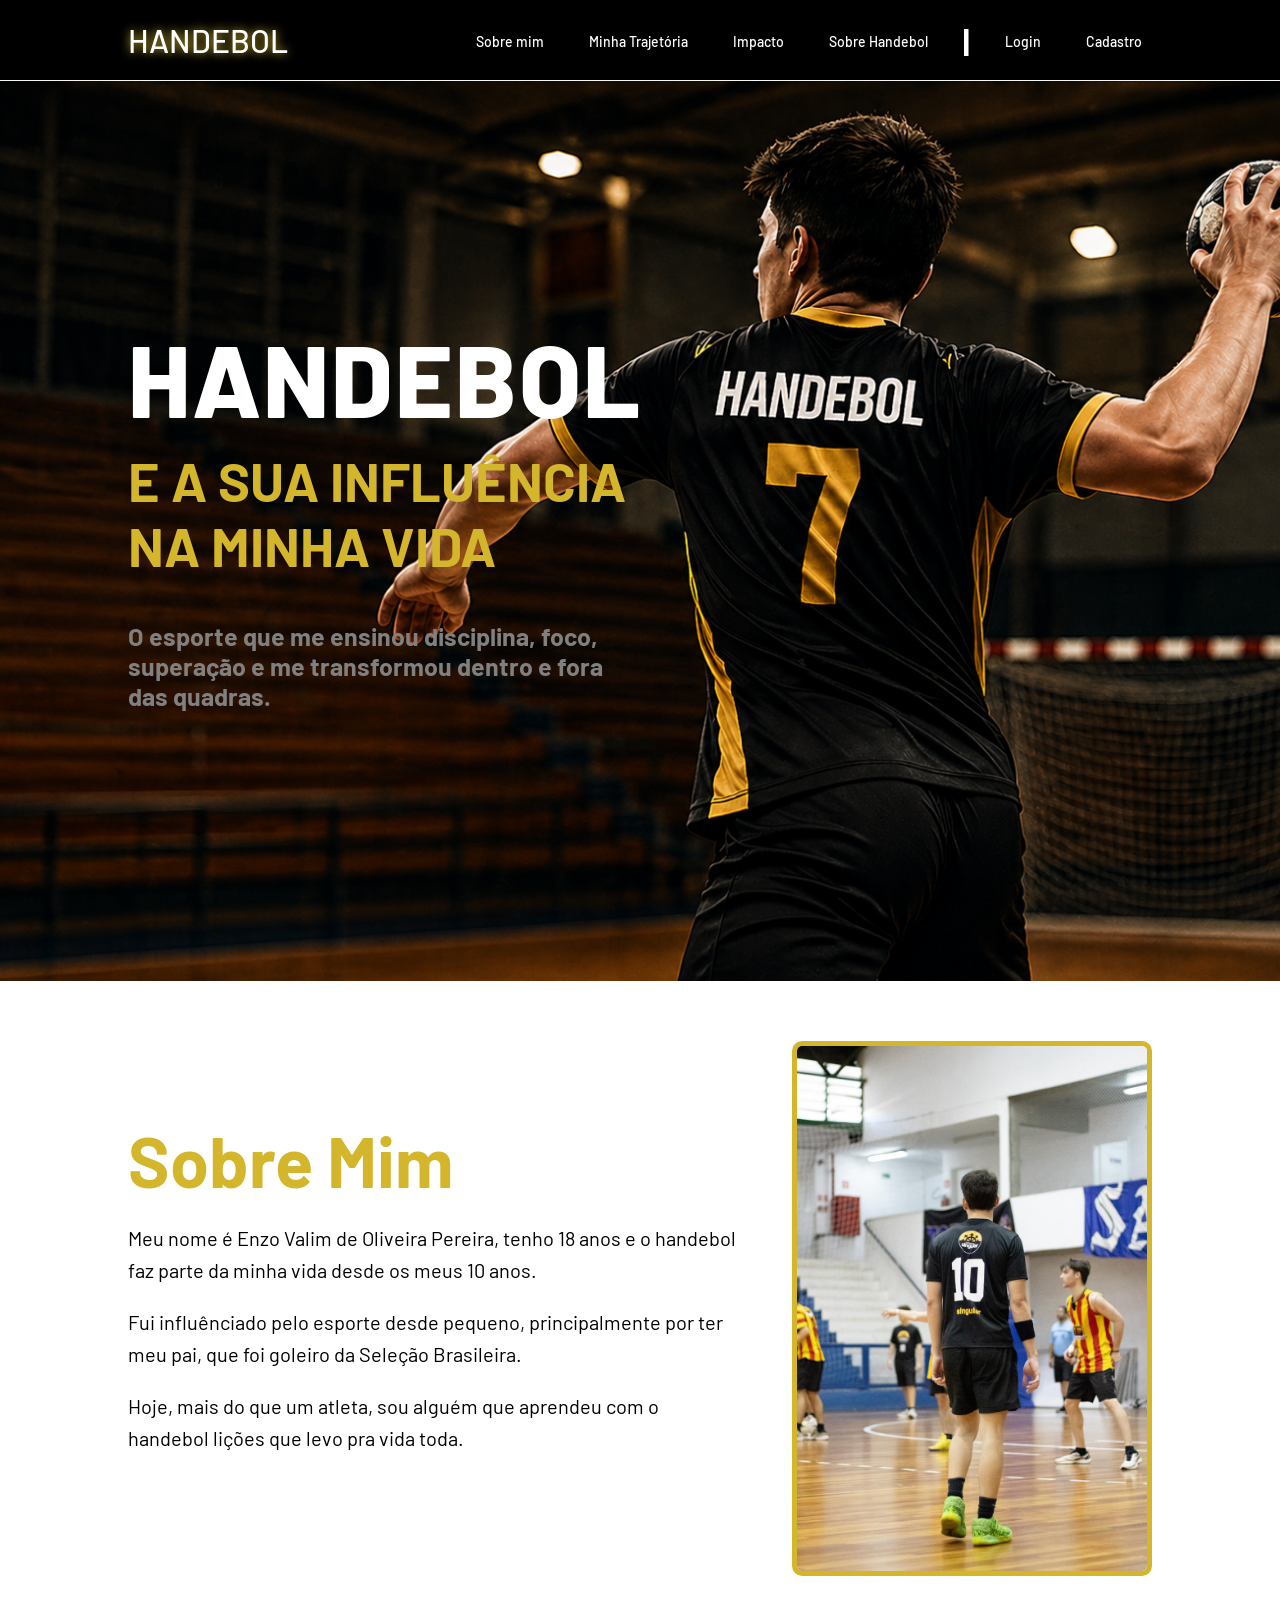
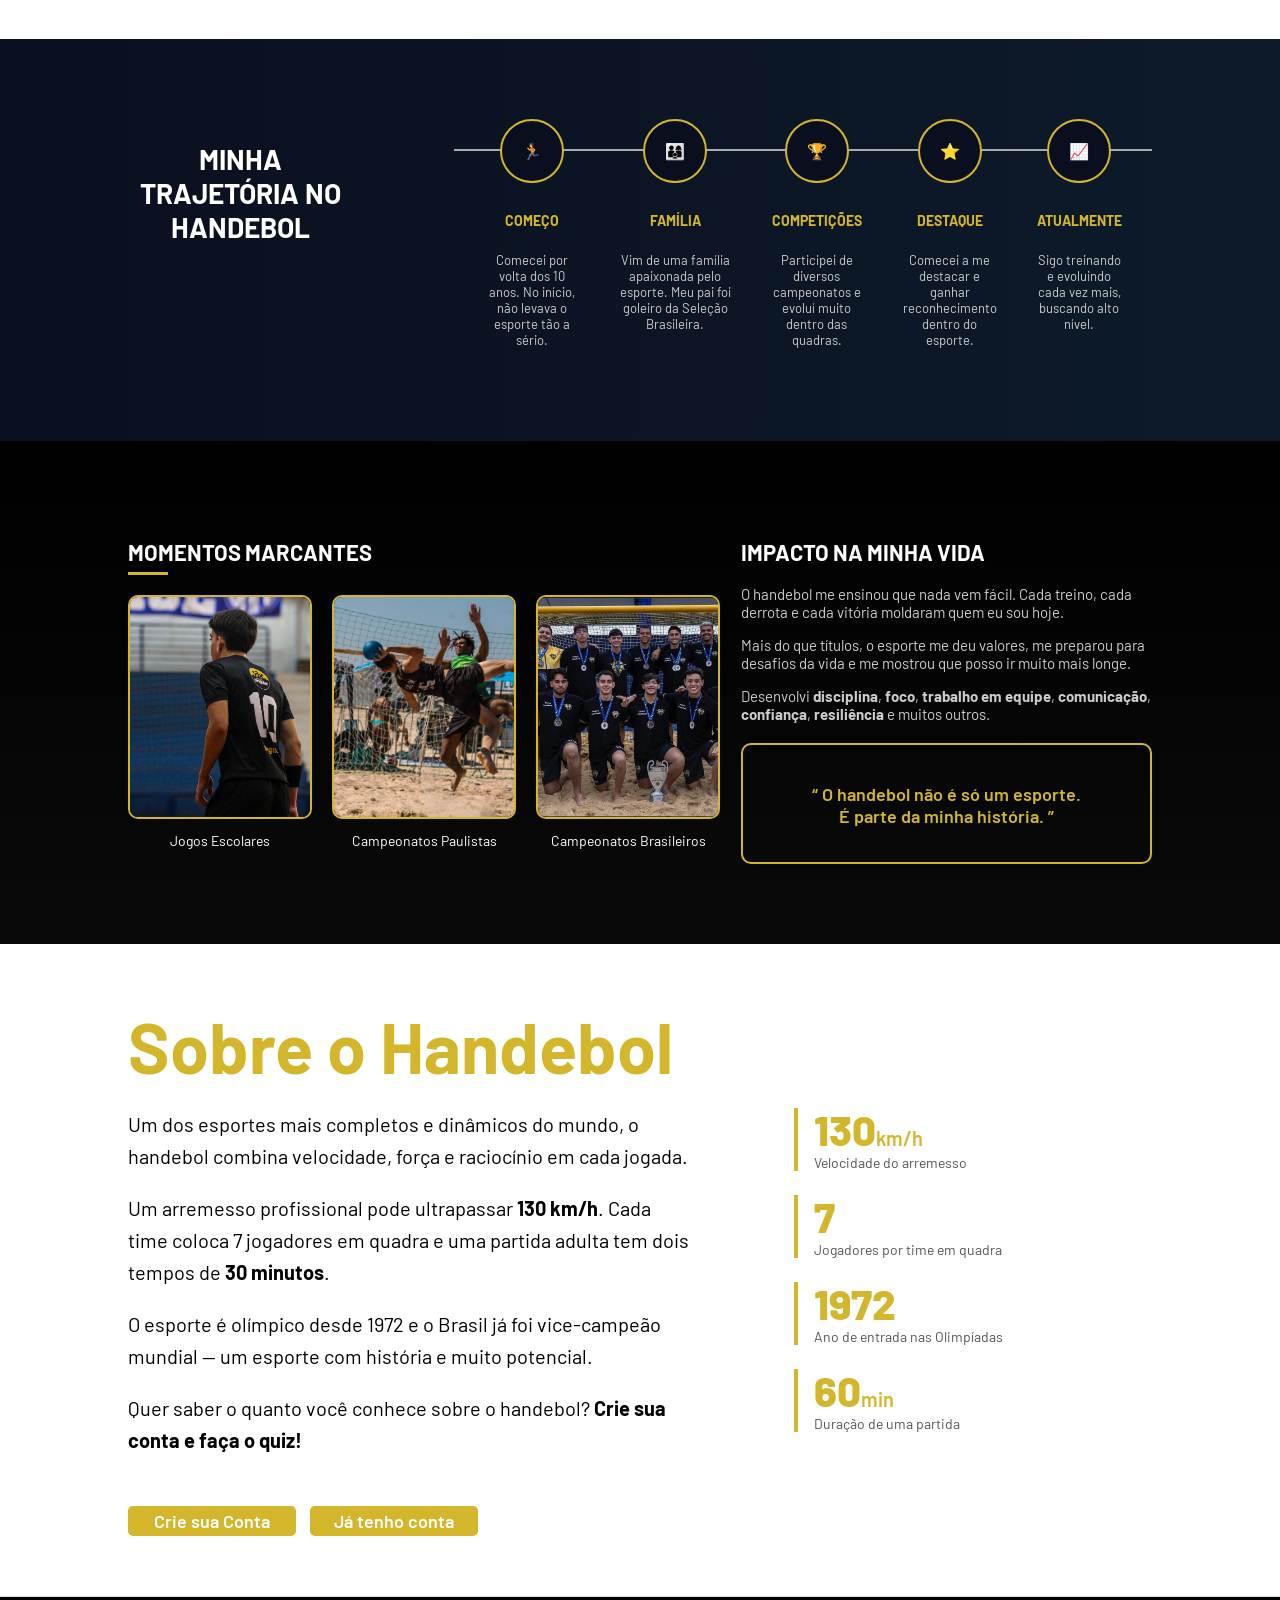
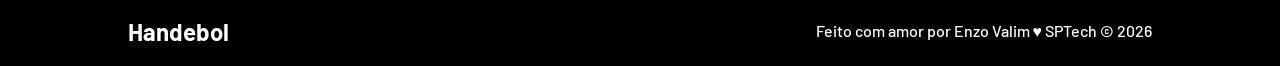
<file: public/index.html>
<!DOCTYPE html>
<html lang="en">

<head>
  <meta charset="UTF-8">
  <meta http-equiv="X-UA-Compatible" content="IE=edge">
  <meta name="viewport" content="width=device-width, initial-scale=1.0">

  <title>Handebol | Página Inicial</title>

  <script src="./js/sessao.js"></script>

  <link rel="stylesheet" href="./css/estilo.css">
  <link rel="icon" href="assets/imgs/fotoInicial.webp" />
  <link rel="preconnect" href="https://fonts.gstatic.com">
</head>

<body>
  <div class="header">
    <div class="container">
      <h1 class="titulo logo-bola">HANDEBOL</h1>
      <ul class="navbar">
        <li>
          <a href="#sobreMim">Sobre mim</a>
        </li>
        <li>
          <a href="#trajetoria">Minha Trajetória</a>
        </li>
        <li>
          <a href="#impacto">Impacto</a>
        </li>
         <li>
          <a href="#saberHandebol">Sobre Handebol</a>
        </li>
        <li>
          <h1>|</h1>
        </li>
        <li>
          <a href="login.html">Login</a>
        </li>
        <li>
          <a href="cadastro.html">Cadastro</a>
        </li>
      </ul>
    </div>
  </div>

  <div class="banner">
    <div class="container">
      <div class="banner-content">
        <h1>HANDEBOL</h1>

        <h2>
          E A SUA INFLUÊNCIA <br>
          NA MINHA VIDA
        </h2>

        <div class="texto">
          <h4>O esporte que me ensinou disciplina, foco, <br>
            superação e me transformou dentro e fora das quadras.</h4>
        </div>
      </div>
    </div>
  </div>


  <section id="sobreMim" class="sobre">
  <div class="container">
    
    <div class="sobre-texto">
      <h1>Sobre Mim</h1>

      <p>
        Meu nome é Enzo Valim de Oliveira Pereira, tenho 18 anos e o handebol faz parte da minha vida desde os meus 10 anos.
      </p>

      <p>
        Fui influênciado pelo esporte desde pequeno, principalmente por ter meu pai, que foi goleiro da Seleção Brasileira.
      </p>

      <p>
        Hoje, mais do que um atleta, sou alguém que aprendeu com o handebol lições que levo pra vida toda.
      </p>

    </div>

    <div class="sobre-img">
      <img src="assets/imgs/euHand.jpeg" alt="euHand">
    </div>

  </div>
</section>



  
  <section id="trajetoria" class="trajetoria">
  <div class="container">

    <h2 class="titulo-trajetoria">MINHA TRAJETÓRIA NO<br>HANDEBOL</h2>

    <div class="etapas">

      <div class="etapa">
        <div class="icone">🏃</div>
        <h3>COMEÇO</h3>
        <p>Comecei por volta dos 10 anos. No início, não levava o esporte tão a sério.</p>
      </div>

      <div class="etapa">
        <div class="icone">👨‍👩‍👦</div>
        <h3>FAMÍLIA</h3>
        <p>Vim de uma família apaixonada pelo esporte. Meu pai foi goleiro da Seleção Brasileira.</p>
      </div>

      <div class="etapa">
        <div class="icone">🏆</div>
        <h3>COMPETIÇÕES</h3>
        <p>Participei de diversos campeonatos e evoluí muito dentro das quadras.</p>
      </div>

      <div class="etapa">
        <div class="icone">⭐</div>
        <h3>DESTAQUE</h3>
        <p>Comecei a me destacar e ganhar reconhecimento dentro do esporte.</p>
      </div>

      <div class="etapa">
        <div class="icone">📈</div>
        <h3>ATUALMENTE</h3>
        <p>Sigo treinando e evoluindo cada vez mais, buscando alto nível.</p>
      </div>

    </div>

  </div>
</section>

<section id="impacto" class="momentos">

  <div class="container momentos-container">

    
    <div class="momentos-left">
      <h2>MOMENTOS MARCANTES</h2>

      <div class="cards">

        <div class="card-momento">
          <img src="assets/imgs/euEscolares.jpeg">
          <p>Jogos Escolares</p>
        </div>

        <div class="card-momento">
          <img src="assets/imgs/euBeach.jpeg">
          <p>Campeonatos Paulistas</p>
        </div>

        <div class="card-momento">
          <img src="assets/imgs/euBRA.jpeg ">
          <p>Campeonatos Brasileiros</p>
        </div>

      </div>
    </div>

    <div class="momentos-right">
      <h2>IMPACTO NA MINHA VIDA</h2>

      <p>
        O handebol me ensinou que nada vem fácil. Cada treino, cada derrota e cada vitória moldaram quem eu sou hoje.
      </p>

      <p>
        Mais do que títulos, o esporte me deu valores, me preparou para desafios da vida e me mostrou que posso ir muito mais longe.
      </p>

      <p>
        Desenvolvi <b>disciplina</b>, <b>foco</b>, <b>trabalho em equipe</b>, <b>comunicação</b>, <b>confiança</b>, <b>resiliência</b> e muitos outros.
      </p>

      <div class="destaque">
        <p>“ O handebol não é só um esporte. <br> É parte da minha história. ”</p>
      </div>
    </div>

  </div>

</section>

<section id="saberHandebol" class="saber-handebol">
  <div class="container saber-container">
 
    <div class="saber-texto">
      <h1>Sobre o Handebol</h1>
 
      <p>Um dos esportes mais completos e dinâmicos do mundo, o handebol combina velocidade, força e raciocínio em cada jogada.</p>
 
      <p>Um arremesso profissional pode ultrapassar <strong>130 km/h</strong>. Cada time coloca 7 jogadores em quadra e uma partida adulta tem dois tempos de <strong>30 minutos</strong>.</p>
 
      <p>O esporte é olímpico desde 1972 e o Brasil já foi vice-campeão mundial — um esporte com história e muito potencial.</p>
 
      <p>Quer saber o quanto você conhece sobre o handebol? <strong>Crie sua conta e faça o quiz!</strong></p>
 
      <div class="saber-botoes">
        <a href="cadastro.html" class="botao saber-btn-principal">Crie sua Conta</a>
        <a href="login.html" class="botao saber-btn-secundario">Já tenho conta</a>
      </div>
    </div>
 
    <div class="saber-fatos">
      <div class="fato-item">
        <span class="fato-numero">130<small>km/h</small></span>
        <span class="fato-label">Velocidade do arremesso</span>
      </div>
      <div class="fato-item">
        <span class="fato-numero">7</span>
        <span class="fato-label">Jogadores por time em quadra</span>
      </div>
      <div class="fato-item">
        <span class="fato-numero">1972</span>
        <span class="fato-label">Ano de entrada nas Olimpíadas</span>
      </div>
      <div class="fato-item">
        <span class="fato-numero">60<small>min</small></span>
        <span class="fato-label">Duração de uma partida</span>
      </div>
    </div>
 
  </div>
</section>


<div class="footer-clean">
  <div class="container">

    <div class="footer-left">
      <h2>Handebol</h2>
    </div>

    <div class="footer-right">
      <p>Feito com amor por Enzo Valim &hearts; SPTech &copy; 2026</p>
    </div>

  </div>
</div>
</html>
</file>
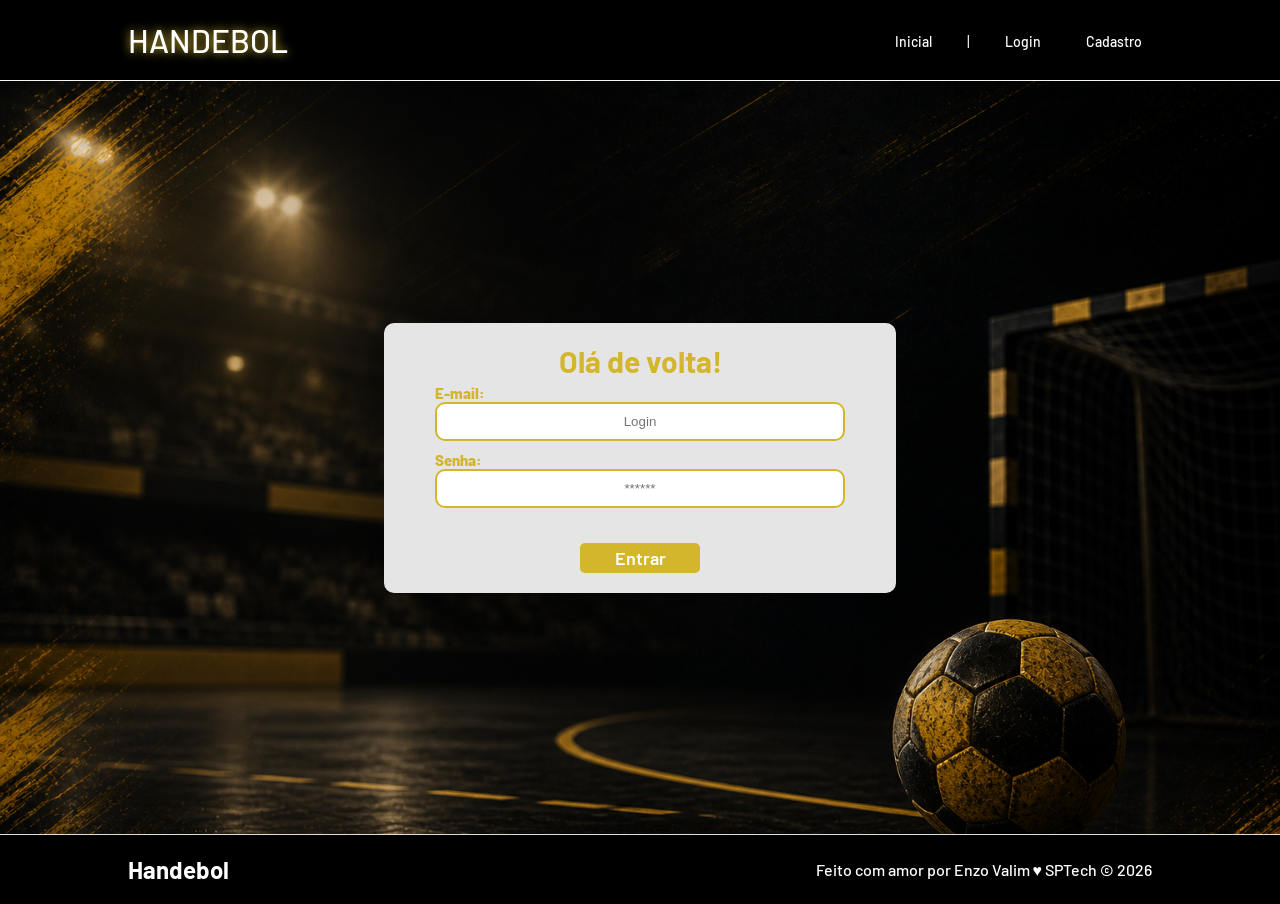
<file: public/login.html>
<!DOCTYPE html>
<html lang="pt-br">

<head>
    <meta charset="UTF-8">
    <meta http-equiv="X-UA-Compatible" content="IE=edge">
    <meta name="viewport" content="width=device-width, initial-scale=1.0">

    <title>Handebol | Login</title>

    <script src="./js/sessao.js"></script>

    <link rel="stylesheet" href="./css/estilo.css">
    <link rel="icon" href="assets/imgs/fotoInicial.webp">
    <link rel="preconnect" href="https://fonts.gstatic.com">
</head>

<body>

    <!--Header-->
    <div class="header">
        <div class="container"><a href="index.html">
            <h1 class="titulo logo-bola">HANDEBOL</h1></a>
            <ul class="navbar">
                <li>
                    <a href="index.html">Inicial</a>
                </li>
                <li>|</li>
                <li class="agora">
                    <a href="#">Login</a>
                </li>
                <li>
                    <a href="cadastro.html">Cadastro</a>
                </li>
            </ul>
        </div>
    </div>

    <div class="login">
        <div class="container">
            <div class="card card-login">
                <h2>Olá de volta!</h2>
                <div class="formulario">
                    <div class="campo">
                        <span>E-mail:</span>
                        <input id="email_input" type="text" placeholder="Login">
                    </div>
                    <div class="campo">
                        <span>Senha:</span>
                        <input id="senha_input" type="password" placeholder="******">
                    </div>
                    <div class="formulario">
                        <div class="campo" id="cardErro">
                            <span id="mensagem_erro"></span>
                        </div>
                    </div>
                    <button class="botao" onclick="entrar()">Entrar</button>
                </div>

                <div id="div_aguardar" class="loading-div">
                    <img src="./assets/circle-loading.gif" id="loading-gif">
                </div>

                <div id="div_erros_login"></div>
            </div>
        </div>
    </div>

    <!--footer inicio-->
    <div class="footer-clean">
  <div class="container">

    <div class="footer-left">
      <h2>Handebol</h2>
    </div>

    <div class="footer-right">
      <p>Feito com amor por Enzo Valim &hearts; SPTech &copy; 2026</p>
    </div>

  </div>
</div>
    </div>
    <!--footer fim-->

</body>

</html>

<script>

    var tentativas = [];

    function entrar() {
        aguardar();

        tentativas.push(email_input.value);

        for (let i = 0; i < tentativas.length; i++) {
            console.log(`${tentativas[i]}`);
        }

        var emailVar = email_input.value;
        var senhaVar = senha_input.value;

        if (emailVar == "" || senhaVar == "") {
            cardErro.style.display = "block"
            mensagem_erro.innerHTML = "(Mensagem de erro para todos os campos em branco)";
            finalizarAguardar();
            return false;
        } else {
            setInterval(sumirMensagem, 5000)
        }

        console.log("FORM LOGIN: ", emailVar);
        console.log("FORM SENHA: ", senhaVar);

        fetch("/usuarios/autenticar", {
            method: "POST",
            headers: {
                "Content-Type": "application/json"
            },
            body: JSON.stringify({
                emailServer: emailVar,
                senhaServer: senhaVar
            })
        }).then(function (resposta) {
            console.log("ESTOU NO THEN DO entrar()!")

            if (resposta.ok) {
                console.log(resposta);

                resposta.json().then(json => {
                    console.log(json);
                    console.log(JSON.stringify(json));
                    sessionStorage.EMAIL_USUARIO = json.email;
                    sessionStorage.NOME_USUARIO = json.nome;
                    sessionStorage.ID_USUARIO = json.id;

                    setTimeout(function () {
                        window.location.href = "./dashboard/cards.html";
                    }, 1000);
                });

            } else {
                console.log("Houve um erro ao tentar realizar o login!");
                resposta.text().then(texto => {
                    console.error(texto);
                    finalizarAguardar(texto);
                });
            }

        }).catch(function (erro) {
            console.log(erro);
        })

        return false;
    }

    function sumirMensagem() {
        cardErro.style.display = "none"
    }

</script>
</file>
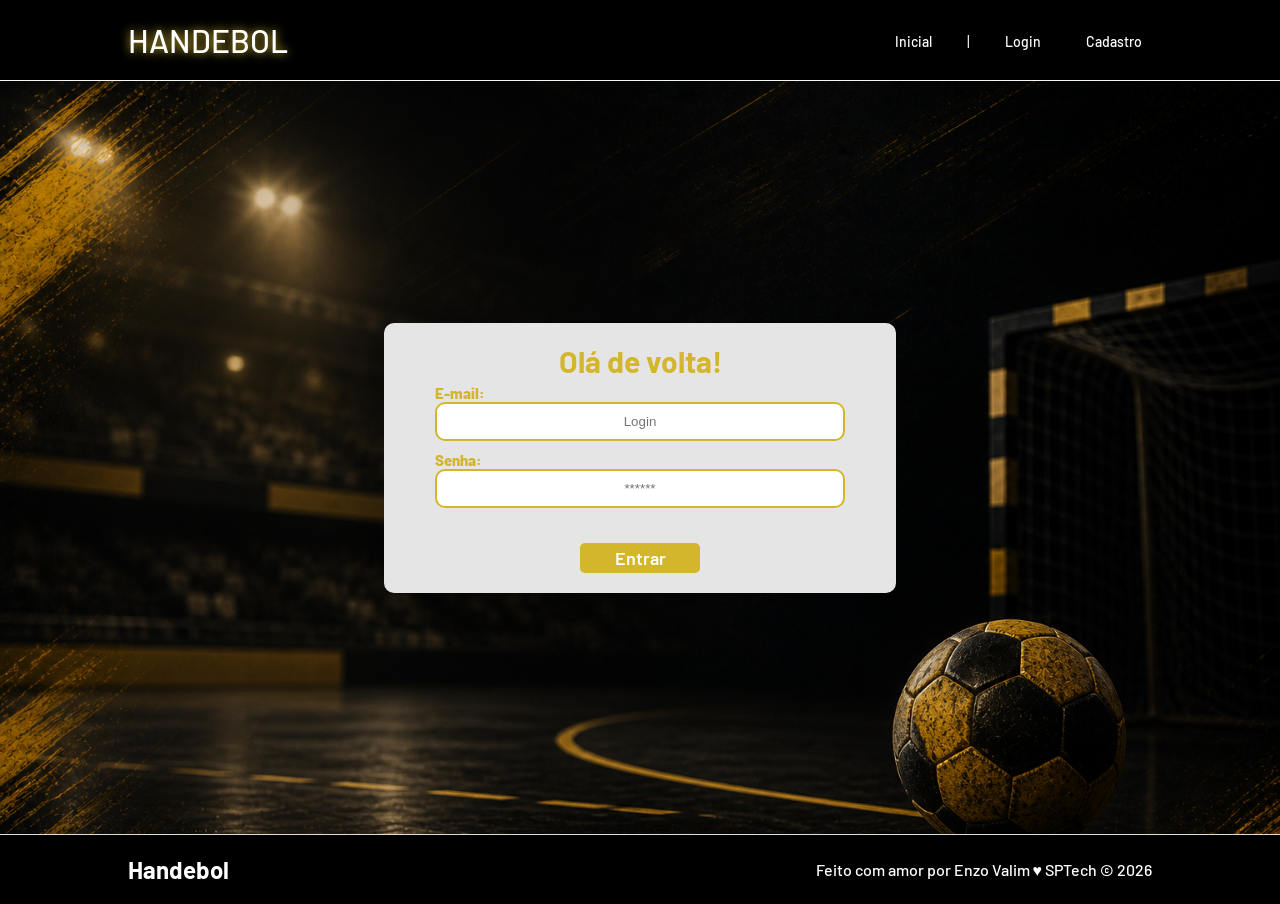
<file: public/dashboard/mural.html>
<!DOCTYPE html>
<html lang="pt-br">

<head>
    <meta charset="UTF-8">
    <meta http-equiv="X-UA-Compatible" content="IE=edge">
    <meta name="viewport" content="width=device-width, initial-scale=1.0">
    <title>Handebol | Mural de Avisos</title>

    <link rel="stylesheet" href="./../css/dashboards.css">
    <link rel="stylesheet" href="./../css/estilo.css" />
    <link rel="icon" href="../assets/imgs/fotoInicial.webp" />
    <script src="../js/sessao.js"></script>

    <link rel="preconnect" href="https://fonts.gstatic.com">
</head>

<body onload="validarSessao(), verificarPermissao(), atualizarFeed()">

    <div class="janela">

        <!-- Barra lateral -->
        <div class="header-left">
            <h1 class="titulo logo-bola">HANDEBOL</h1>
            <div class="hello">
                <h3>Olá, Atleta <span id="b_usuario">usuário</span>!</h3>
            </div>
            <div class="btn-nav-white">
                <a href="./cards.html"><h3>Dashboard</h3></a>
            </div>
            <div class="btn-nav">
                <h3>Mural de Avisos</h3>
            </div>
            <div class="btn-logout" onclick="limparSessao()">
                <h3>Sair</h3>
            </div>
        </div>

        <!-- Conteúdo principal -->
        <div class="dash">

            <p class="dash-titulo">Mural de Avisos</p>

            <div id="formPublicar" style="display:none;">
                <p class="dash-subtitulo">Publicar um Aviso</p>
                <div class="mural-form">
                    <div class="campo-mural">
                        <span>Título:</span>
                        <input id="titulo" maxlength="100" type="text" placeholder="Título do aviso" />
                    </div>
                    <div class="campo-mural">
                        <span>Descrição (máximo de 250 caracteres):</span>
                        <textarea id="textarea_descricao" maxlength="250" rows="5" placeholder="Escreva seu aviso aqui..."></textarea>
                    </div>
                    <button class="botao botao-mural" onclick="publicar()">Publicar</button>
                </div>
            </div>

            <!-- Aviso de bloqueio -->
            <div id="muralBloqueado" style="display:none;">
                <div class="mural-bloqueado">
                    <span>🔒</span>
                    <p>Você precisa de mais de <strong>50% de aproveitamento</strong> no quiz para publicar avisos.</p>
                </div>
            </div>

            <!-- Feed de avisos -->
            <div>
                <p class="dash-subtitulo">Avisos Publicados</p>
                <div id="feed_container" class="lista-avisos">
                    <p style="color:#aaa;">Carregando avisos...</p>
                </div>
            </div>

        </div>
    </div>

</body>
</html>

<script>

    function verificarPermissao() {
        fetch("/quiz/listar")
            .then(res => res.json())
            .then(function (dados) {
                var nomeUsuario = sessionStorage.NOME_USUARIO;
                var meuResultado = dados.find(item => item.nome === nomeUsuario);

                if (meuResultado) {
                    var aproveitamento = Math.round((meuResultado.acertos / 5) * 100);
                    if (aproveitamento > 50) {
                        document.getElementById("formPublicar").style.display = "block";
                    } else {
                        document.getElementById("muralBloqueado").style.display = "block";
                    }
                }
            })
            .catch(erro => console.log("Erro ao verificar permissão: ", erro));
    }

    function publicar() {
        var idUsuario = sessionStorage.ID_USUARIO;
        var titulo = document.getElementById("titulo").value;
        var descricao = document.getElementById("textarea_descricao").value;

        if (titulo == "" || descricao == "") {
            alert("Preencha o título e a descrição!");
            return false;
        }

        fetch("/avisos/publicar/" + idUsuario, {
            method: "POST",
            headers: { "Content-Type": "application/json" },
            body: JSON.stringify({ titulo: titulo, descricao: descricao })
        })
        .then(function (resposta) {
            if (resposta.ok) {
                alert("Aviso publicado com sucesso!");
                document.getElementById("titulo").value = "";
                document.getElementById("textarea_descricao").value = "";
                atualizarFeed();
            } else {
                throw "Houve um erro ao publicar o aviso! Código: " + resposta.status;
            }
        })
        .catch(erro => console.log("#ERRO: ", erro));

        return false;
    }

    function editar(idAviso) {
        sessionStorage.ID_POSTAGEM_EDITANDO = idAviso;
        alert("Você será redirecionado à página de edição do aviso de ID: " + idAviso);
        window.location = "/dashboard/edicao-aviso.html";
    }

    function deletar(idAviso) {
        if (!confirm("Tem certeza que deseja excluir este aviso?")) return;

        fetch("/avisos/deletar/" + idAviso, {
            method: "DELETE",
            headers: { "Content-Type": "application/json" }
        })
        .then(function (resposta) {
            if (resposta.ok) {
                alert("Aviso deletado com sucesso!");
                atualizarFeed();
            } else {
                throw "Houve um erro ao deletar o aviso! Código: " + resposta.status;
            }
        })
        .catch(erro => console.log("#ERRO: ", erro));
    }

    function atualizarFeed() {
        fetch("/avisos/listar")
            .then(function (resposta) {
                if (resposta.status == 204) {
                    document.getElementById("feed_container").innerHTML = "<p style='color:#aaa;'>Nenhum aviso publicado ainda.</p>";
                    return;
                }

                if (resposta.ok) {
                    resposta.json().then(function (avisos) {
                        var feed = document.getElementById("feed_container");
                        feed.innerHTML = "";

                        var idUsuarioLogado = Number(sessionStorage.ID_USUARIO);

                        for (let i = 0; i < avisos.length; i++) {
                            var aviso = avisos[i];
                            var idAviso = Number(aviso.idAviso);
                            var ehMeu = Number(aviso.idUsuario) === idUsuarioLogado;

                            var divAviso = document.createElement("div");
                            divAviso.className = "aviso-card";

                            
                            var botoesHtml = "";
                            if (ehMeu) {
                                botoesHtml = '<div class="aviso-botoes">' +
                                    '<button class="botao-editar" onclick="editar(' + idAviso + ')">✏️ Editar</button>' +
                                    '<button class="botao-deletar" onclick="deletar(' + idAviso + ')">🗑 Excluir</button>' +
                                    '</div>';
                            }

                            divAviso.innerHTML =
                                '<div class="aviso-header">' +
                                    '<span class="aviso-titulo">' + aviso.titulo + '</span>' +
                                    '<span class="aviso-autor">por ' + aviso.nome + '</span>' +
                                '</div>' +
                                '<p class="aviso-descricao">' + aviso.descricao + '</p>' +
                                botoesHtml;

                            feed.appendChild(divAviso);
                        }
                    });
                } else {
                    throw "Houve um erro na API!";
                }
            })
            .catch(erro => console.error(erro));
    }

</script>
</file>
<file: public/css/estilo.css>
@import url('https://fonts.googleapis.com/css2?family=Barlow:ital,wght@0,100;0,200;0,300;0,400;0,500;0,600;0,700;0,800;0,900;1,100;1,200;1,300;1,400;1,500;1,600;1,700;1,800;1,900&display=swap');

body {
  margin: 0;
  padding: 0;
  font-family: 'Barlow', 'Segoe UI', 'Segoe UI', Tahoma, Verdana, sans-serif;
  background-color: black;
}

:root {
  --tamanho-header: 80px;
  --tamanho-banner: calc(100vh - var(--tamanho-header) - var(--tamanho-footer) - 2px);
  --tamanho-simulador: calc(100vh - var(--tamanho-header) - var(--tamanho-footer) - 2px);
  --tamanho-login: calc(100vh - var(--tamanho-header) - var(--tamanho-footer) - 2px);
  --tamanho-footer: 65px;
  scroll-behavior: smooth;
}

.container {
  display: flex;
  width: 80%;
  margin: auto;
}


.header {
  height: var(--tamanho-header);
  border-bottom: 1px solid rgb(246, 246, 244); 
  backdrop-filter: blur(10px); 
}

.header .container {
  justify-content: space-between;
  align-items: center;
  height: 100%;
  padding: 0 20px; 
}

.header a {
  text-decoration: none;
  color:white;
}

.logo-bola {
  width: 30px;
  margin-right: 10px;
  vertical-align: middle;
  filter: drop-shadow(0 0 5px #d4b62c);
}

.navbar {
  display: flex;
  align-items: center;
  gap: 25px; 
  list-style: none;
  color: white;
}

.navbar li {
  list-style: none;
}

.navbar a {
  text-decoration: none;
  color: white;
  font-weight: 500;
  font-size: 14px;
  padding: 6px 10px;
  border-radius: 6px;
  transition: all 0.3s ease;
}

.navbar a:hover {
  color: #d4b62c;
}


.titulo {
  color: white;
  width: fit-content;
  font-weight: 500;
}

.header h1 {
  margin: 0;
}


.banner {
  min-height: 100vh;
  display: flex;
  color: white;
  background-image: url('../assets/imgs/banner.png');
  background-size: cover;
  background-position: center;
  background-repeat: no-repeat;
  position: relative;
}

.banner .container {
  height: 100%;
  align-items: center;
}

.banner .container p {
  width: 50%;
  margin: 0;
  padding: 0;
  font-size: 36px;
  text-align: center;
}

.banner .container span {
  font-weight: 800;
}

.banner .container {
  position: relative;
  z-index: 1;
  justify-content: flex-start; 
  align-items: center;
}

.banner-content {
  max-width: 500px;
}

.banner-content h1 {
  font-size: 100px;
  margin: 0;
  font-weight: 800;
  letter-spacing: 2px;
}

.banner-content h2 {
  font-size: 54px;
  color: #d4b62c; 
  margin: 10px 0;
  font-weight: 700;
}

.sobre {
  display: flex;
  background-color: white;
  color: white;
  padding: 60px 0;
  
}

.sobre .container {
  display: flex;
  align-items: center;
  justify-content: space-between;
  gap: 50px;
}

.sobre-texto {
  margin-top: -90px;
  width: 60%;
  padding-top: 0px;
}

.sobre-texto h1 {
  display: flex;
  width: 100%;
  padding-top: 0%;
  font-size: 70px;
  margin-bottom: 20px;
  color: #d4b62c;
  text-align: center;
}

.sobre-texto p {
  margin-bottom: 15px;
  color: black;
  line-height: 1.6;
  font-size: 20px;
}

.sobre-img img {
  width: 350px;
  border: 5px solid #d4b62c;
  border-radius: 10px;
}

.trajetoria {
  background: linear-gradient(90deg, #0a0f1f, #0d1b2a);
  padding: 80px 0;
  color: white;
  text-align: center;
}

.titulo-trajetoria {
  margin-right: 100px;
  font-size: 28px;
  font-weight: 700;
  margin-bottom: 50px;
}

.linha {
  position: relative;
  top: 30px;
  left: 0;
  width: 100%;
  height: 2px;
  background-color: #aaa;
  
}

.etapas {
  position: relative;
  display: flex;
  justify-content: space-between;
  align-items: flex-start;
  gap: 40px;
  width: 80%;
  margin: 0 auto;
  padding: 0 30px;
}


.etapas::before {
  content: "";
  position: absolute;
  top: 30px; 
  left: 0;
  right: 0; 
  width: auto; 
  height: 2px;
  background-color: #aaa;
  z-index: 0;
}


.etapa {
  display: flex;
  flex-direction: column;
  align-items: center;
  text-align: center;
}

.icone {
  position: relative;
  z-index: 2;
  width: 60px;
  height: 60px;
  border-radius: 50%;
  background-color: #0a0f1f;
  border: 2px solid #d4b62c;
  display: flex;
  align-items: center;
  justify-content: center;
  margin-bottom: 15px;
}

.etapa h3 {
  color: #d4b62c;
  font-size: 14px;
  margin-bottom: 10px;
}

.etapa p {
  font-size: 13px;
  color: #ccc;
}

.texto {
  font-size: 25px;
  color: gray;
  display: flex;
  flex-direction: column;
}

.momentos {
  background: linear-gradient(180deg, #000000, #0a0a0a);
  padding: 80px 0;
  color: white;
}

.momentos-container {
  display: flex;
  justify-content: space-between;
  gap: 50px;
}

.momentos-left {
  width: 55%;
}

.momentos-left h2 {
  font-size: 22px;
  margin-bottom: 30px;
  position: relative;
}

.momentos-left h2::after {
  content: "";
  width: 40px;
  height: 3px;
  background-color: #d4b62c;
  position: absolute;
  bottom: -10px;
  left: 0;
}

.cards {
  display: flex;
  gap: 20px;
}

.card-momento {
  text-align: center;
}

.card-momento img {
  width: 180px;
  height: 220px;
  object-fit: cover;
  border-radius: 10px;
  border: 2px solid #d4b62c;
}

.card-momento p {
  margin-top: 10px;
  font-size: 14px;
}

.momentos-right {
  width: 45%;
}

.momentos-right h2 {
  font-size: 22px;
  margin-bottom: 20px;
}

.momentos-right p {
  color: #ccc;
  font-size: 15px;
  margin-bottom: 15px;
}

.destaque {
  margin-top: 20px;
  border: 2px solid #d4b62c;
  padding: 20px;
  border-radius: 10px;
  text-align: center;
}

.destaque p {
  color: #d4b62c;
  font-size: 18px;
  font-weight: 600;
}

.saber-handebol {
  background-color: white;
  padding: 60px 0;
}
 
.saber-container {
  align-items: center;
  justify-content: space-between;
  gap: 50px;
}
 
.saber-texto {
  width: 55%;
}
 
.saber-texto h1 {
  font-size: 70px;
  color: #d4b62c;
  margin-bottom: 20px;
  margin-top: 0;
}
 
.saber-texto p {
  color: black;
  font-size: 20px;
  line-height: 1.6;
  margin-bottom: 15px;
}
 
.saber-botoes {
  display: flex;
  gap: 14px;
  margin-top: 30px;
  flex-wrap: wrap;
}
 
.saber-btn-principal {
  text-decoration: none;
  display: flex;
  align-items: center;
  justify-content: center;
  padding: 0 24px;
  width: auto;
  white-space: nowrap;
  font-size: 15px;
}
 
.saber-btn-secundario {
  text-decoration: none;
  display: flex;
  align-items: center;
  justify-content: center;
  padding: 0 24px;
  width: auto;
  white-space: nowrap;
  font-size: 15px;
  background-color: transparent;
  border: 2px solid #d4b62c;
  color: #d4b62c;
  border-radius: 5px;
  font-weight: 600;
  font-family: "Barlow", sans-serif;
}
 
.saber-btn-secundario:hover {
  background-color: #d4b62c;
  color: white;
}
 
/* Fatos */
.saber-fatos {
  width: 35%;
  display: flex;
  flex-direction: column;
  gap: 24px;
}
 
.fato-item {
  display: flex;
  flex-direction: column;
  border-left: 4px solid #d4b62c;
  padding-left: 16px;
}
 
.fato-numero {
  font-size: 42px;
  font-weight: 800;
  color: #d4b62c;
  line-height: 1;
}
 
.fato-numero small {
  font-size: 20px;
  font-weight: 600;
}
 
.fato-label {
  font-size: 14px;
  color: #555;
  margin-top: 4px;
}

.footer-clean {
  background-color: linear-gradient(90deg, #0a0f1f, #0d1b2a);
  padding: 20px 0;
  border-top: 1px solid #ddd;
}

.footer-clean .container {
  display: flex;
  justify-content: space-between;
  align-items: center;
}

.footer-left h2 {
  margin: 0;
  color: white; 
  font-weight: 700;
}

.footer-right p {
  margin: 0;
  color: white;
  font-weight: 500;
}

.login {
  height: var(--tamanho-login);
  background-image: url('../assets/imgs/wallpaperLogin.png');
  background-size: cover;
}

.login .container {
  justify-content: center;
  align-items: center;
  height: 100%;
}

.card {
  width: 50%;
  background-color: #e5e5e5;
  border-radius: 10px;
  display: flex;
  align-items: center;
  justify-content: space-evenly;
  color: #d4b62c;
  flex-direction: column;
  height: fit-content;
  padding: 20px 0;
}

.card h2 {
  margin: 0;
  font-size: 30px;
}

.formulario {
  display: flex;
  height: 90%;
  width: 80%;
  justify-content: space-around;
  flex-direction: column;
}

.formulario span {
  font-size: 15px;
  font-weight: 800;
}

.formulario input {
  border: 2px solid #d4b62c;
  text-align: center;
  border-radius: 10px;
  margin: 0;
}

.formulario select {
  border: 2px solid #d4b62c;
  background-color: white;
  color: gray;
  height: 36px;
  text-align: center;
  border-radius: 10px;
  margin: 0;
}

.campo {
  display: flex;
  flex-direction: column;
  justify-content: start;
  padding: 5px 0;
}

.botao {
  cursor: pointer;
  font-family: "Barlow", sans-serif;
  border: 0;
  border-radius: 5px;
  font-weight: 600;
  font-size: 18px;
  color: #fff;
  background-color: #d4b62c;
  width: 120px;
  height: 30px;
  align-self: center;
  margin-top: 20px;
}

.loading-div {
  width: 50px;
  display: none;
}

.loading-div img {
  height: 50px;
  width: 50px;
}

#div_erros_login {
  display: none
}

.alerta_erro{
  display: flex;
  justify-content: flex-end;
}

.card_erro {
  display: none;
  background-color: #fff;
  color: black;
  width: 230px;
  position: fixed;
  border-radius: 4px;
  border: #ED145B 3px solid;
  padding: 10px;
  margin-right: 10%;
}

.card_erro #mensagem_erro{
  font-weight: 500;
  font-size: 20px;
}

.formulario .tipo_campo {
  font-size: 20px;
  font-weight: 600 !important;
}

.formulario {
  display: flex;
  flex-direction: column;
}

input {
  margin-bottom: 10px;
  border: 2px solid #32b9cd;
  padding: 10px;
  text-align: center;
  border-radius: 10px;
}

.btn {
  font-family: "Barlow", sans-serif;
  border: 0;
  border-radius: 5px;
  font-weight: 600;
  font-size: 18px;
  padding: 10px 15px;
  color: white;
  background-color: #ED145B;
  width: 120px;
  align-self: center;
  margin-top: 5px;
}

.loading-div {
  width: 50px;
  margin: auto;
  display: none;
}

.loading-div img {
  height: 50px;
  width: 50px;
}

#alerta {
  position: absolute;
  right: 0;
  bottom: 0;
}

.mensagem-alarme {
  background-color: white;
  border-radius: 5px;
  width: 300px;
  height: 80px;
  margin: 10px;
  padding: 10px 0;
  display: flex;
  justify-content: space-evenly;
  align-items: center;
}

.mensagem-alarme h3 {
  font-size: 14px;
  margin: 0;
}

.mensagem-alarme .informacao {
  width: 66%;
}

.alarme-sino {
  width: 48px;
  height: 48px;
  animation-name: bell;
  animation-duration: 4s;
  background-image: url('https://cdn-icons-png.flaticon.com/512/1157/1157000.png');
  background-size: cover;
  animation-iteration-count: infinite;
}

@keyframes bell {
  0%   {transform: rotate(25deg)}
  25%  {transform: rotate(-25deg)}
  50%  {transform: rotate(25deg)}
  75%  {transform: rotate(-25deg)}
  100% {transform: rotate(25deg)}
}


.quiz-wrapper {
  min-height: var(--tamanho-login);
  background-image: url('../assets/imgs/wallpaperLogin.png');
  background-size: cover;
  display: flex;
  align-items: center;
  justify-content: center;
  padding: 40px 0;
}

.card-quiz {
  background-color: #e5e5e5;
  border-radius: 12px;
  width: 60%;
  padding: 30px 40px;
  color: #1a1a1a;
  display: flex;
  flex-direction: column;
  gap: 20px;
}

.card-quiz h2 {
  color: #d4b62c;
  font-size: 28px;
  margin: 0;
}

.card-quiz p {
  margin: 0;
  color: #555;
  font-size: 15px;
}

/* Placar de acertos/erros */
#pontuacao {
  display: flex;
  flex-direction: row !important;
  gap: 30px;
  background-color: #fff;
  border-left: 4px solid #d4b62c;
  border-radius: 8px;
  padding: 12px 20px;
  font-size: 14px;
  color: #333;
}

#pontuacaoDuranteJogo {
  display: flex;
  flex-direction: column;
  gap: 4px;
}

#pontuacaoFinalJogo {
  display: flex;
  flex-direction: column;
  gap: 4px;
  border-left: 2px solid #ddd;
  padding-left: 20px;
}

#spanPontuacaoFinal {
  font-weight: 700;
  color: #d4b62c;
}

#jogo {
  background-color: #fff;
  border-radius: 10px;
  padding: 20px;
  display: flex;
  flex-direction: column;
  gap: 16px;
  border-left: 4px solid #d4b62c;
}

#infoQuestao {
  font-size: 13px;
  color: #888;
  font-weight: 600;
  text-transform: uppercase;
  letter-spacing: 0.5px;
}

#spanQuestaoExibida {
  font-size: 18px;
  font-weight: 700;
  color: #1a1a1a;
  line-height: 1.5;
}

#infoAlternativas {
  font-size: 13px;
  color: #aaa;
  font-style: italic;
}

/* Opções de resposta */
#opcoes {
  display: flex;
  flex-direction: column;
  gap: 10px;
}

#opcoes span {
  display: flex;
  align-items: center;
  gap: 10px;
  background-color: #f5f5f5;
  border: 2px solid #ddd;
  border-radius: 8px;
  padding: 10px 14px;
  cursor: pointer;
  transition: border-color 0.2s ease, background-color 0.2s ease;
}

#opcoes span:hover {
  border-color: #d4b62c;
  background-color: #fffbee;
}

#opcoes input[type="radio"] {
  accent-color: #d4b62c;
  width: 16px;
  height: 16px;
  margin: 0;
  padding: 0;
  border: none;
  flex-shrink: 0;
}

#opcoes label {
  font-size: 15px;
  color: #333;
  cursor: pointer;
  margin: 0;
}

#botoes {
  display: flex;
  flex-direction: row !important;
  gap: 10px;
  flex-wrap: wrap;
}

#botoes button {
  cursor: pointer;
  font-family: "Barlow", sans-serif;
  font-weight: 600;
  font-size: 14px;
  color: #fff;
  background-color: #d4b62c;
  border: none;
  border-radius: 6px;
  padding: 10px 18px;
  width: auto;
  height: auto;
  margin: 0;
  transition: background-color 0.2s ease, opacity 0.2s ease;
}

#botoes button:hover:not(:disabled) {
  background-color: #b89a20;
}

#botoes button:disabled {
  background-color: #ccc;
  color: #888;
  cursor: not-allowed;
}

#btnIniciarQuiz {
  width: 160px !important;
  height: 44px !important;
  font-size: 15px !important;
  align-self: flex-start;
  margin-top: 0 !important;
}

.text-success-with-bg {
  color: #095c36 !important;
  background-color: #9dd3ba !important;
  border-radius: 4px;
  padding: 2px 6px;
}

.text-warning-with-bg {
  color: #705400 !important;
  background-color: #fdebb3 !important;
  border-radius: 4px;
  padding: 2px 6px;
}

.text-danger-with-bg {
  color: #990c19 !important;
  background-color: #f0c1c6 !important;
  border-radius: 4px;
  padding: 2px 6px;
}

.text-new-gray {
  color: #aaa !important;
}

#msgFinal {
  font-size: 16px;
  font-weight: 600;
  padding: 10px 14px;
  border-radius: 8px;
  width: fit-content;
}
</file>
<file: public/css/dashboards.css>
@import url('https://fonts.googleapis.com/css2?family=Barlow:ital,wght@0,100;0,200;0,300;0,400;0,500;0,600;0,700;0,800;0,900&display=swap');

body {
    margin: 0;
    padding: 0;
    font-family: 'Barlow', 'Segoe UI', Tahoma, Geneva, Verdana, sans-serif;
}


.janela {
    display: flex;
}

.header-left {
    position: fixed;
    top: 0;
    left: 0;
    z-index: 999;
    height: 100vh;
    width: 20%;
    display: flex;
    flex-direction: column;
    justify-content: space-evenly;
    align-items: center;
    border-right: 3px solid #d4b62c;
    background-color: #0d1b2a;
}

.header-left h1 {
    color: #d4b62c;
    font-size: 22px;
    margin: 0;
}

.header-left a {
    text-decoration: none;
    color: white;
    width: 60%;
}

.hello {
    width: 100%;
    display: flex;
    justify-content: center;
}

.hello h3 {
    color: #ccc;
    font-weight: 300;
    font-size: 1rem;
    text-align: center;
    padding: 0 10px;
}

.hello h3 span {
    font-weight: 800;
    color: #d4b62c;
}

.btn-nav {
    width: 60%;
    color: white;
    background-color: #d4b62c;
    border-radius: 5px;
    text-align: center;
    padding: 8px 10px;
    cursor: pointer;
    box-sizing: border-box;
}

.btn-nav h3 {
    margin: 0;
    padding: 0;
    font-size: 15px;
}

.btn-nav-white {
    width: 60%;
    background-color: transparent;
    border: 2px solid #d4b62c;
    border-radius: 5px;
    text-align: center;
    padding: 8px 10px;
    cursor: pointer;
    box-sizing: border-box;
    transition: all 0.2s ease;
}

.btn-nav-white:hover {
    background-color: #d4b62c;
}

.btn-nav-white:hover h3 {
    color: white;
}

.btn-nav-white h3 {
    color: #d4b62c;
    margin: 0;
    padding: 0;
    font-size: 15px;
}

.btn-logout {
    width: 60%;
    background-color: transparent;
    border: 2px solid #555;
    color: #aaa;
    border-radius: 5px;
    text-align: center;
    padding: 8px 10px;
    cursor: pointer;
    transition: all 0.2s ease;
    box-sizing: border-box;
}

.btn-logout:hover {
    border-color: #d4b62c;
    color: #d4b62c;
}

.btn-logout h3 {
    margin: 0;
    padding: 0;
    font-size: 15px;
}


.dash {
    width: 80%;
    position: relative;
    left: 20%;
    background-image: url('../assets/imgs/imgDash.png');
    background-size: cover;
    background-position: center;
    min-height: 100vh;
    overflow: auto;
    padding: 40px;
    box-sizing: border-box;
    display: flex;
    flex-direction: column;
    gap: 24px;
}


.dash-linha {
    display: flex;
    gap: 24px;
    align-items: stretch;
}


.dash-titulo {
    font-size: 16px;
    font-weight: 700;
    color: white;
    text-transform: uppercase;
    margin: 16px 0 16px 0;
    padding-bottom: 10px;
    border-bottom: 3px solid #d4b62c;
    width: fit-content;
    letter-spacing: 1px;
}

.dash-subtitulo {
    font-size: 14px;
    font-weight: 700;
    color: #d4b62c;
    text-transform: uppercase;
    margin: 0 0 16px 0;
    letter-spacing: 0.5px;
}


.perfil-card {
    background-color: rgba(8, 16, 24, 0.75);
    border: 1px solid rgba(255,255,255,0.08);
    border-radius: 10px;
    padding: 24px;
    display: flex;
    flex-direction: column;
    align-items: center;
    gap: 14px;
    width: 240px;
    min-width: 240px;
    box-sizing: border-box;
}

.perfil-avatar {
    display: flex;
    justify-content: center;
    align-items: center;
    margin: 20px 0;
}

.perfil-avatar img {
    width: 90px;
    height: 90px;

    filter:
        brightness(0)
        saturate(100%)
        invert(78%)
        sepia(87%)
        saturate(1165%)
        hue-rotate(359deg)
        brightness(103%)
        contrast(104%);
}

.perfil-badge {
    background-color: #162030;
    border: 2px solid #d4b62c;
    color: #d4b62c;
    font-size: 12px;
    font-weight: 700;
    padding: 5px 14px;
    border-radius: 20px;
    text-align: center;
}

.perfil-info {
    display: flex;
    flex-direction: column;
    gap: 12px;
    width: 100%;
}


.resultado-card {
    background-color: rgba(8, 16, 24, 0.75);
    border: 1px solid rgba(255,255,255,0.08);
    border-radius: 10px;
    padding: 24px;
    flex: 1;
    box-sizing: border-box;
}


.grafico-pizza-card {
    background-color: rgba(8, 16, 24, 0.75);
    border: 1px solid rgba(255,255,255,0.08);
    border-radius: 10px;
    padding: 24px;
    width: 340px;
    min-width: 340px;
    box-sizing: border-box;
}


.ranking-card {
    background-color: rgba(8, 16, 24, 0.75);
    border: 1px solid rgba(255,255,255,0.08);
    border-radius: 10px;
    padding: 24px;
    flex: 1;
    display: flex;
    flex-direction: column;
    gap: 20px;
    box-sizing: border-box;
}

.tabela-card-total {
    background-color: rgba(8, 16, 24, 0.75);
    border: 1px solid rgba(255, 255, 255, 0.08);
    border-radius: 10px;
    padding: 24px;
    width: 100%; 
    box-sizing: border-box;
}

.tabela-card-total h3 {
    font-size: 13px;
    font-weight: 700;
    color: #d4b62c;
    margin: 0 0 16px 0;
    text-transform: uppercase;
    letter-spacing: 0.5px;
}


.kpi-grid {
    display: grid;
    grid-template-columns: repeat(4, 1fr);
    gap: 14px;
}

.kpi-card {
    background-color: rgba(8, 16, 24, 0.45);
    border: 1px solid rgba(255,255,255,0.08);
    border-left: 4px solid #333;
    border-radius: 10px;
    padding: 18px 14px;
    display: flex;
    flex-direction: column;
    gap: 6px;
}

.kpi-card.kpi-dourado  { border-left-color: #d4b62c; }
.kpi-card.kpi-verde    { border-left-color: #095c36; }
.kpi-card.kpi-vermelho { border-left-color: #990c19; }

.kpi-label {
    font-size: 11px;
    color: #aaa;
    text-transform: uppercase;
    letter-spacing: 0.5px;
}

.kpi-valor {
    font-size: 34px;
    font-weight: 800;
    color: #d4b62c;
    line-height: 1;
}

.kpi-sub {
    font-size: 11px;
    color: #555;
}


.grafico-card {
    background-color: rgba(8, 16, 24, 0.45);
    border: 1px solid rgba(255,255,255,0.08);
    border-radius: 10px;
    padding: 20px;
    height: 300px;
    max-height: 350px;
}

.grafico-card h3 {
    font-size: 13px;
    font-weight: 700;
    color: #d4b62c;
    margin: 0 0 16px 0;
    text-transform: uppercase;
    letter-spacing: 0.5px;
}


.info-item {
    display: flex;
    flex-direction: column;
    border-left: 3px solid #d4b62c;
    padding-left: 12px;
    gap: 2px;
}

.info-label {
    font-size: 11px;
    color: #888;
    text-transform: uppercase;
}

.info-valor {
    font-size: 14px;
    color: white;
    font-weight: 500;
}

/* ===== TABELA ===== */

.tabela-card {
    background-color: rgba(8, 16, 24, 0.45);
    border: 1px solid rgba(255,255,255,0.08);
    border-radius: 10px;
    padding: 20px;
}

.tabela-card h3 {
    font-size: 13px;
    font-weight: 700;
    color: #d4b62c;
    margin: 0 0 16px 0;
    text-transform: uppercase;
    letter-spacing: 0.5px;
}

.dash-tabela {
    width: 100%;
    border-collapse: collapse;
    font-size: 13px;
}

.dash-tabela thead tr {
    background-color: #162030;
}

.dash-tabela th {
    padding: 10px 14px;
    text-align: left;
    color: #aaa;
    font-weight: 600;
    text-transform: uppercase;
    font-size: 11px;
    letter-spacing: 0.5px;
}

.dash-tabela td {
    padding: 10px 14px;
    color: #ccc;
    border-bottom: 1px solid #1a2a3a;
}

.dash-tabela tbody tr:hover {
    background-color: #162030;
}

.linha-destaque td {
    color: #d4b62c !important;
    font-weight: 700;
}


.mural-form {
    background-color: #0d1b2a;
    border-radius: 10px;
    padding: 24px;
    display: flex;
    flex-direction: column;
    gap: 14px;
}

.campo-mural {
    display: flex;
    flex-direction: column;
    gap: 6px;
}

.campo-mural span {
    font-size: 12px;
    color: #aaa;
    text-transform: uppercase;
    font-weight: 600;
}

.campo-mural input,
.campo-mural textarea {
    background-color: #162030;
    border: 2px solid #1a2a3a;
    border-radius: 6px;
    color: white;
    font-family: 'Barlow', sans-serif;
    font-size: 14px;
    padding: 10px 14px;
    outline: none;
    resize: vertical;
    transition: border-color 0.2s ease;
    margin: 0;
    text-align: left;
}

.campo-mural input:focus,
.campo-mural textarea:focus {
    border-color: #d4b62c;
}

.botao-mural {
    width: fit-content !important;
    padding: 0 24px !important;
    align-self: flex-start;
}

.mural-bloqueado {
    background-color: #0d1b2a;
    border: 2px solid #333;
    border-radius: 10px;
    padding: 24px;
    display: flex;
    align-items: center;
    gap: 16px;
    color: #aaa;
}

.mural-bloqueado span {
    font-size: 32px;
}

.mural-bloqueado p {
    margin: 0;
    font-size: 14px;
    line-height: 1.6;
}

.lista-avisos {
    display: flex;
    flex-direction: column;
    gap: 16px;
}

.aviso-card {
    background-color: #0d1b2a;
    border-left: 4px solid #d4b62c;
    border-radius: 10px;
    padding: 20px 24px;
    display: flex;
    flex-direction: column;
    gap: 10px;
}

.aviso-header {
    display: flex;
    justify-content: space-between;
    align-items: center;
    flex-wrap: wrap;
    gap: 8px;
}

.aviso-titulo {
    font-size: 16px;
    font-weight: 700;
    color: white;
}

.aviso-autor {
    font-size: 12px;
    color: #d4b62c;
}

.aviso-descricao {
    font-size: 14px;
    color: #ccc;
    margin: 0;
    line-height: 1.6;
}

.aviso-botoes {
    display: flex;
    gap: 10px;
    margin-top: 4px;
}

.botao-editar {
    background: transparent;
    border: 1px solid #d4b62c;
    color: #d4b62c;
    border-radius: 5px;
    font-family: 'Barlow', sans-serif;
    font-size: 12px;
    font-weight: 600;
    padding: 6px 14px;
    cursor: pointer;
    transition: all 0.2s ease;
}

.botao-editar:hover {
    background-color: #d4b62c;
    color: white;
}

.botao-deletar {
    background: transparent;
    border: 1px solid #990c19;
    color: #990c19;
    border-radius: 5px;
    font-family: 'Barlow', sans-serif;
    font-size: 12px;
    font-weight: 600;
    padding: 6px 14px;
    cursor: pointer;
    transition: all 0.2s ease;
}

.botao-deletar:hover {
    background-color: #990c19;
    color: white;
}

canvas {
    width: 100% !important;
}
</file>
